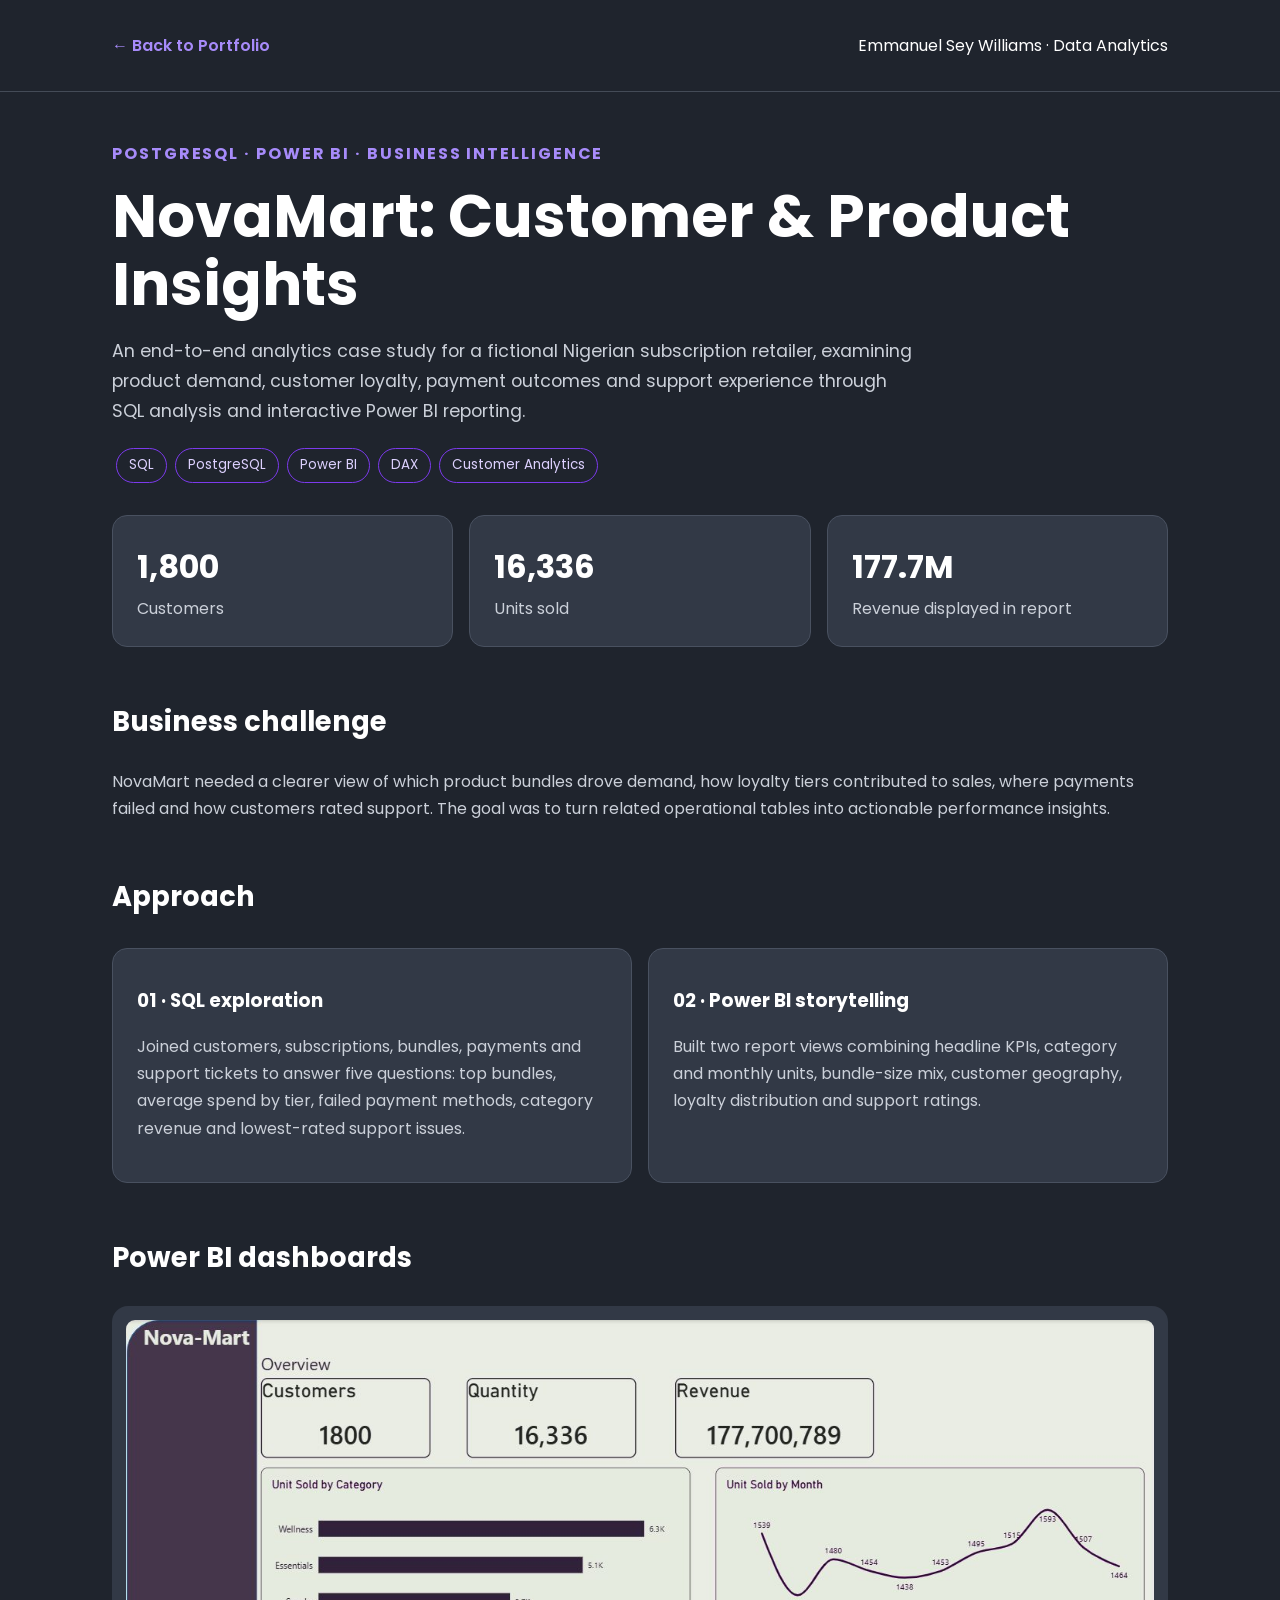
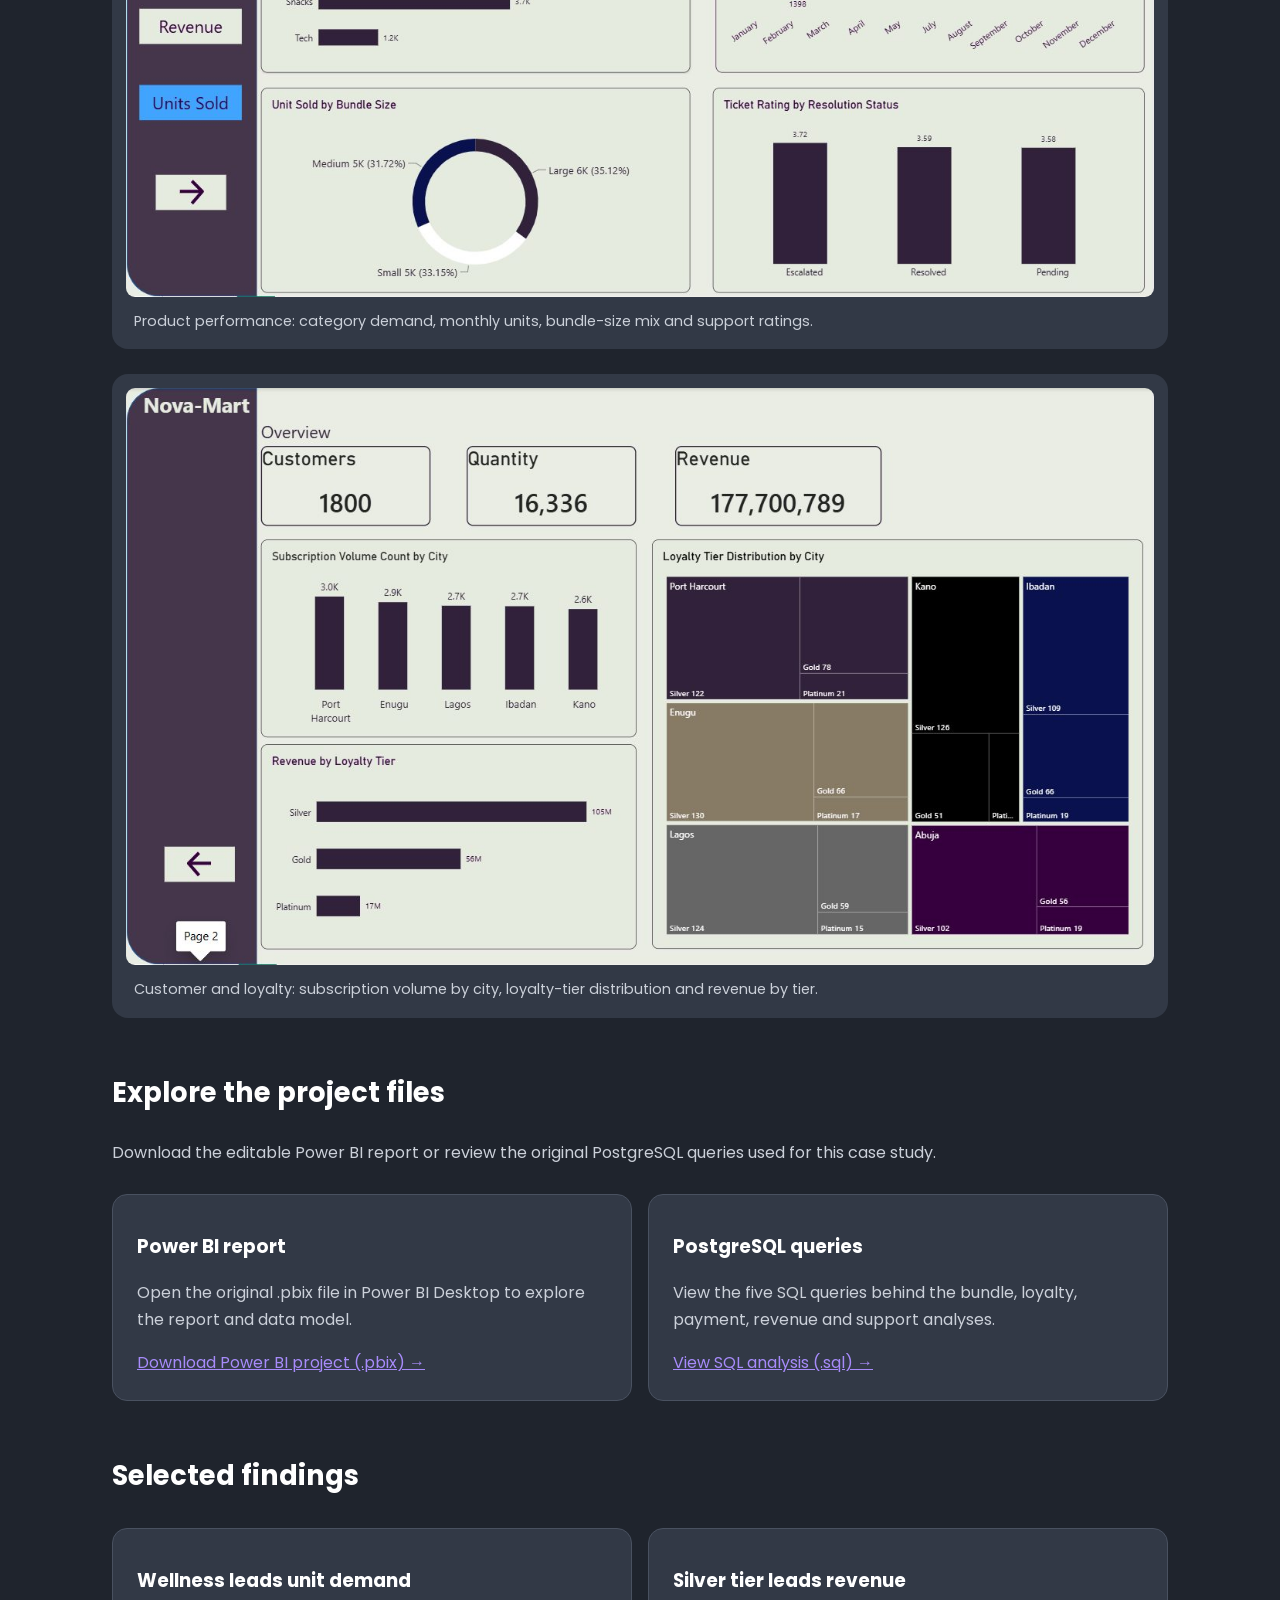
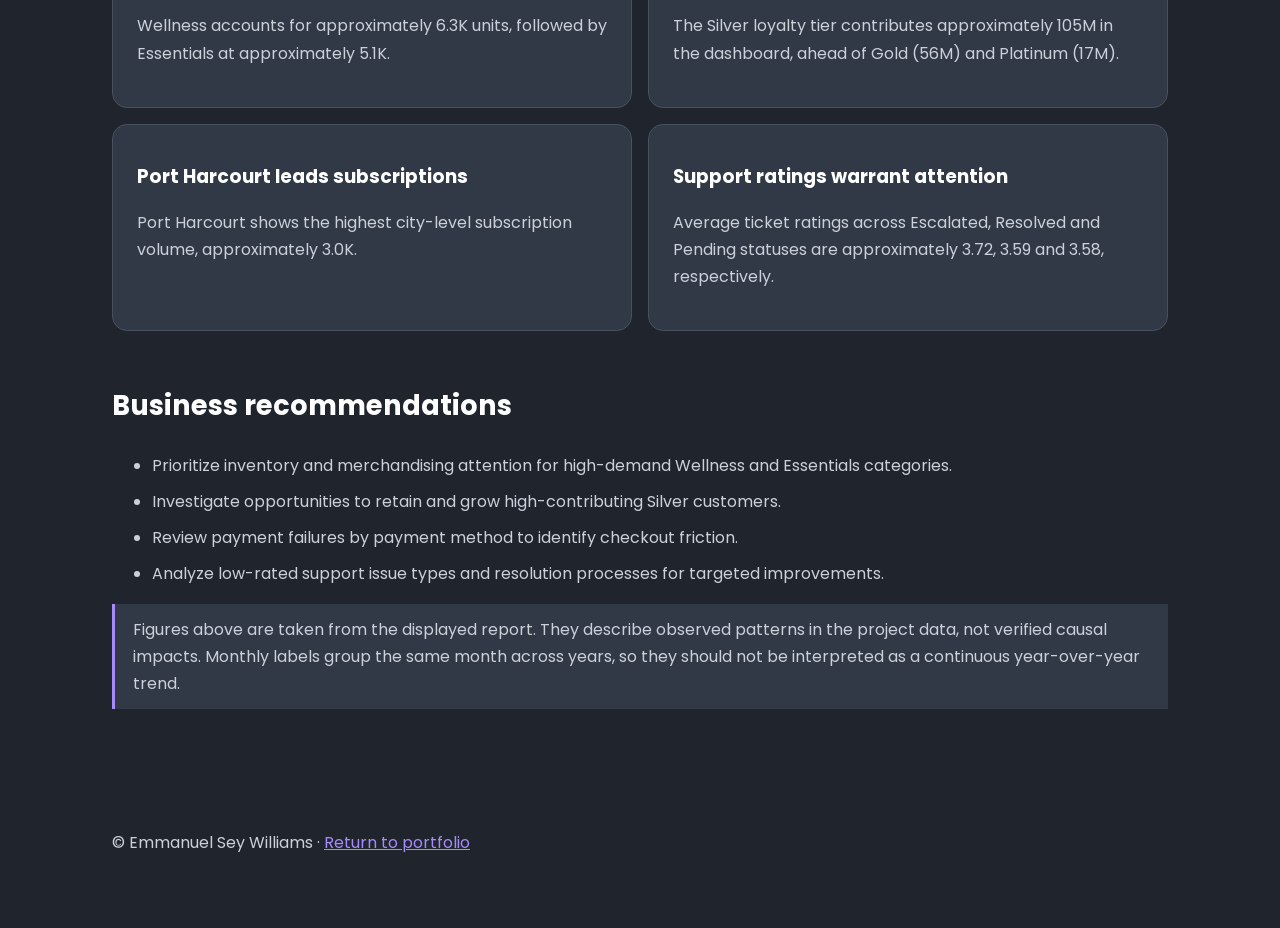
<file: novamart.html>
<!DOCTYPE html>
<html lang="en"><head><meta charset="UTF-8"><meta name="viewport" content="width=device-width, initial-scale=1">
<meta name="description" content="NovaMart customer and product insights: PostgreSQL analysis and Power BI dashboards.">
<title>NovaMart | Data Analytics Case Study</title>
<link href="https://fonts.googleapis.com/css2?family=Poppins:wght@400;500;600;700&display=swap" rel="stylesheet">
<style>
:root{--bg:#1f242d;--panel:#323946;--purple:#a78bfa;--text:#fff;--muted:#cbd0d9}*{box-sizing:border-box}body{margin:0;background:var(--bg);color:var(--text);font-family:Poppins,sans-serif;line-height:1.7}a{color:var(--purple)}.wrap{max-width:1100px;margin:auto;padding:32px 22px}header{border-bottom:1px solid #444b57}header .wrap{display:flex;justify-content:space-between;align-items:center;gap:18px}header a{text-decoration:none;font-weight:600}h1{font-size:clamp(2rem,5vw,3.7rem);line-height:1.15;margin:16px 0}h2{font-size:1.7rem;margin-top:52px}h3{margin:12px 0}p{color:var(--muted)}.eyebrow{color:var(--purple);font-weight:700;letter-spacing:.12em;text-transform:uppercase}.lead{font-size:1.1rem;max-width:800px}.metrics,.cards{display:grid;grid-template-columns:repeat(3,1fr);gap:16px;margin:28px 0}.metric,.card{background:var(--panel);border:1px solid #495160;border-radius:15px;padding:24px}.metric strong{font-size:2rem;display:block;color:#fff}.metric span{color:var(--muted)}.cards{grid-template-columns:repeat(2,1fr)}.visual{background:#323946;padding:14px;border-radius:16px;margin:25px 0}.visual img{display:block;width:100%;height:auto;border-radius:9px}.visual figcaption{padding:12px 8px 2px;color:var(--muted);font-size:.9rem}ul{color:var(--muted)}li{margin-bottom:9px}.tag{display:inline-block;border:1px solid #7c3aed;color:#ddd1ff;border-radius:30px;padding:5px 12px;margin:4px;font-size:.84rem}.note{border-left:3px solid var(--purple);padding:12px 18px;background:var(--panel);color:var(--muted)}footer{padding:40px 0;color:var(--muted)}@media(max-width:700px){.metrics,.cards{grid-template-columns:1fr}.wrap{padding:22px 16px}}
</style></head><body>
<header><div class="wrap"><a href="index.html">← Back to Portfolio</a><span>Emmanuel Sey Williams · Data Analytics</span></div></header>
<main class="wrap"><p class="eyebrow">PostgreSQL · Power BI · Business Intelligence</p>
<h1>NovaMart: Customer &amp; Product Insights</h1>
<p class="lead">An end-to-end analytics case study for a fictional Nigerian subscription retailer, examining product demand, customer loyalty, payment outcomes and support experience through SQL analysis and interactive Power BI reporting.</p>
<div><span class="tag">SQL</span><span class="tag">PostgreSQL</span><span class="tag">Power BI</span><span class="tag">DAX</span><span class="tag">Customer Analytics</span></div>
<div class="metrics"><div class="metric"><strong>1,800</strong><span>Customers</span></div><div class="metric"><strong>16,336</strong><span>Units sold</span></div><div class="metric"><strong>177.7M</strong><span>Revenue displayed in report</span></div></div>
<h2>Business challenge</h2><p>NovaMart needed a clearer view of which product bundles drove demand, how loyalty tiers contributed to sales, where payments failed and how customers rated support. The goal was to turn related operational tables into actionable performance insights.</p>
<h2>Approach</h2><div class="cards"><div class="card"><h3>01 · SQL exploration</h3><p>Joined customers, subscriptions, bundles, payments and support tickets to answer five questions: top bundles, average spend by tier, failed payment methods, category revenue and lowest-rated support issues.</p></div><div class="card"><h3>02 · Power BI storytelling</h3><p>Built two report views combining headline KPIs, category and monthly units, bundle-size mix, customer geography, loyalty distribution and support ratings.</p></div></div>
<h2>Power BI dashboards</h2>
<figure class="visual"><img src="novamart-assets/product-performance.jpg" alt="NovaMart product performance dashboard showing units by category and month, bundle size and support ratings" loading="lazy"><figcaption>Product performance: category demand, monthly units, bundle-size mix and support ratings.</figcaption></figure>
<figure class="visual"><img src="novamart-assets/customer-loyalty.jpg" alt="NovaMart customer and loyalty dashboard showing subscription volume by city, loyalty tiers and revenue" loading="lazy"><figcaption>Customer and loyalty: subscription volume by city, loyalty-tier distribution and revenue by tier.</figcaption></figure>
<h2>Explore the project files</h2><p>Download the editable Power BI report or review the original PostgreSQL queries used for this case study.</p><div class="cards"><div class="card"><h3>Power BI report</h3><p>Open the original .pbix file in Power BI Desktop to explore the report and data model.</p><a href="novamart-assets/Nova_Mart.pbix" download>Download Power BI project (.pbix) →</a></div><div class="card"><h3>PostgreSQL queries</h3><p>View the five SQL queries behind the bundle, loyalty, payment, revenue and support analyses.</p><a href="novamart-assets/Nova%20Sql.sql">View SQL analysis (.sql) →</a></div></div>
<h2>Selected findings</h2><div class="cards"><div class="card"><h3>Wellness leads unit demand</h3><p>Wellness accounts for approximately 6.3K units, followed by Essentials at approximately 5.1K.</p></div><div class="card"><h3>Silver tier leads revenue</h3><p>The Silver loyalty tier contributes approximately 105M in the dashboard, ahead of Gold (56M) and Platinum (17M).</p></div><div class="card"><h3>Port Harcourt leads subscriptions</h3><p>Port Harcourt shows the highest city-level subscription volume, approximately 3.0K.</p></div><div class="card"><h3>Support ratings warrant attention</h3><p>Average ticket ratings across Escalated, Resolved and Pending statuses are approximately 3.72, 3.59 and 3.58, respectively.</p></div></div>
<h2>Business recommendations</h2><ul><li>Prioritize inventory and merchandising attention for high-demand Wellness and Essentials categories.</li><li>Investigate opportunities to retain and grow high-contributing Silver customers.</li><li>Review payment failures by payment method to identify checkout friction.</li><li>Analyze low-rated support issue types and resolution processes for targeted improvements.</li></ul>
<p class="note">Figures above are taken from the displayed report. They describe observed patterns in the project data, not verified causal impacts. Monthly labels group the same month across years, so they should not be interpreted as a continuous year-over-year trend.</p>
</main><footer><div class="wrap">© Emmanuel Sey Williams · <a href="index.html">Return to portfolio</a></div></footer>
</body></html>
</file>
